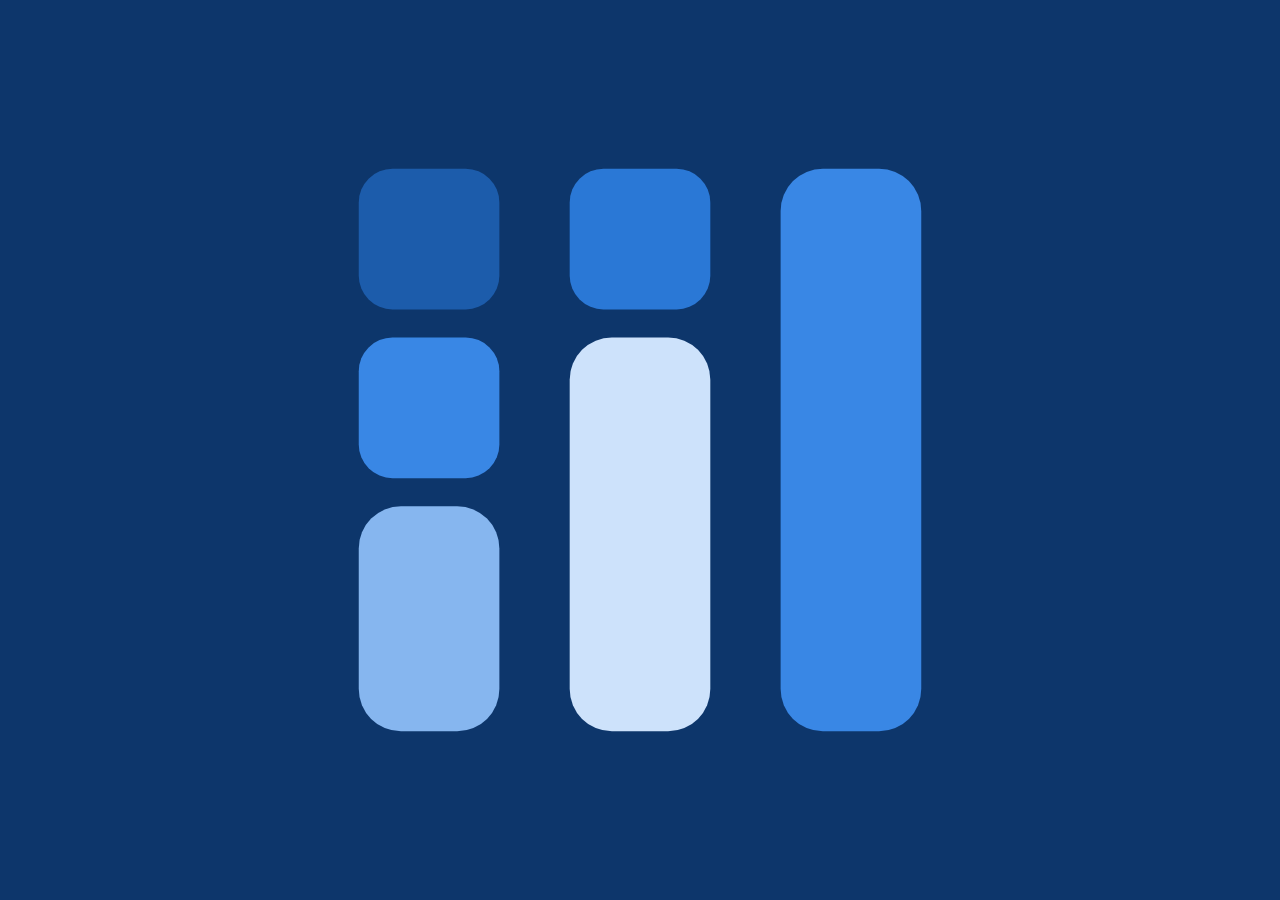
<file: tools/brand/icon.html>
<!doctype html>
<!-- The app icon (site/icon-*.png, apple-touch-icon.png): the mark full-bleed, because
     phones and browsers round or mask the corners themselves. Rendered by build.sh. -->
<html><head><meta charset="utf-8"><style>
html, body { margin: 0; width: 100vw; height: 100vh; background: #0d366b; overflow: hidden; }
svg { display: block; width: 100vw; height: 100vh; } /* fills the window: build.sh sets the size */
</style></head><body>
<svg viewBox="0 0 32 32"><rect width="32" height="32" fill="#0d366b"/>
<rect x="6" y="6" width="5" height="5" rx="1.2" fill="#1c5cab"/><rect x="6" y="12" width="5" height="5" rx="1.2" fill="#3987e5"/><rect x="13.5" y="6" width="5" height="5" rx="1.2" fill="#2a78d6"/>
<rect x="6" y="18" width="5" height="8" rx="1.5" fill="#86b6ef"/><rect x="13.5" y="12" width="5" height="14" rx="1.5" fill="#cde2fb"/><rect x="21" y="6" width="5" height="20" rx="1.5" fill="#3987e5"/>
</svg></body></html>
</file>
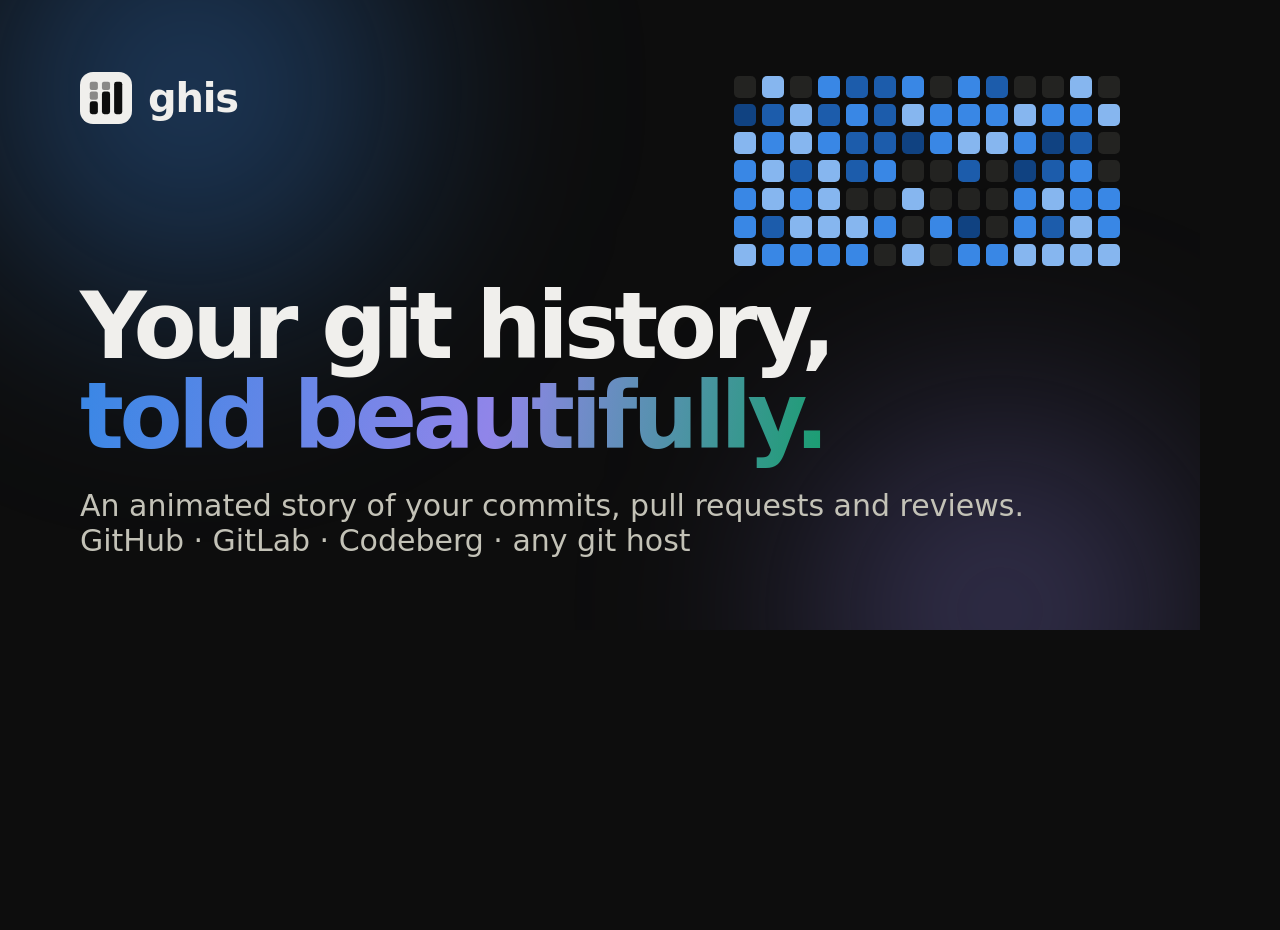
<file: tools/brand/og.html>
<!doctype html>
<!-- The link-preview image (site/og.png, 1200 x 630). Rendered by build.sh. -->
<html><head><meta charset="utf-8"><style>
html, body { margin: 0; width: 1200px; height: 630px; overflow: hidden; }
body { background: #0d0d0d; color: #f0efec; font-family: system-ui, -apple-system, 'Segoe UI', Roboto, sans-serif; position: relative; }
.glow { position: absolute; border-radius: 50%; filter: blur(90px); }
.g1 { width: 700px; height: 700px; left: -160px; top: -260px; background: radial-gradient(circle, rgba(57,135,229,.45), transparent 65%); }
.g2 { width: 640px; height: 640px; right: -120px; bottom: -300px; background: radial-gradient(circle, rgba(144,133,233,.38), transparent 65%); }
.wrap { position: absolute; inset: 0; padding: 72px 80px; display: flex; flex-direction: column; }
.brand { display: flex; align-items: center; gap: 16px; font-size: 40px; font-weight: 800; letter-spacing: -0.03em; }
.brand svg { width: 52px; height: 52px; }
h1 { margin: auto 0 0; font-size: 92px; line-height: 0.98; letter-spacing: -0.05em; font-weight: 850; }
h1 em { font-style: normal; background: linear-gradient(100deg, #3987e5, #9085e9 55%, #199e70); -webkit-background-clip: text; background-clip: text; color: transparent; }
p { margin: 26px 0 0; font-size: 30px; color: #c3c2b7; }
.grid { position: absolute; right: 80px; top: 76px; display: grid; grid-template-columns: repeat(14, 22px); gap: 6px; }
.grid i { width: 22px; height: 22px; border-radius: 5px; background: #232321; }
.l1 { background: #104281 !important; } .l2 { background: #1c5cab !important; } .l3 { background: #3987e5 !important; } .l4 { background: #86b6ef !important; }
</style></head><body>
<div class="glow g1"></div><div class="glow g2"></div>
<div class="grid" id="grid"></div>
<div class="wrap">
	<div class="brand"><svg viewBox="0 0 32 32"><rect width="32" height="32" rx="8" fill="#f0efec"/><g fill="#0d0d0d"><g fill-opacity="0.45"><rect x="6" y="6" width="5" height="5" rx="1.2"/><rect x="6" y="12" width="5" height="5" rx="1.2"/><rect x="13.5" y="6" width="5" height="5" rx="1.2"/></g><rect x="6" y="18" width="5" height="8" rx="1.5"/><rect x="13.5" y="12" width="5" height="14" rx="1.5"/><rect x="21" y="6" width="5" height="20" rx="1.5"/></g></svg>ghis</div>
	<h1>Your git history,<br><em>told beautifully.</em></h1>
	<p>An animated story of your commits, pull requests and reviews.<br>GitHub · GitLab · Codeberg · any git host</p>
</div>
<script>
	let html = '';
	for (let i = 0; i < 98; i++) {
		const v = (Math.sin(i * 12.9898) * 43758.5453) % 1;
		const level = Math.abs(v) < 0.18 ? 0 : Math.ceil(Math.abs(v) * 4);
		html += `<i class="l${level}"></i>`;
	}
	document.getElementById('grid').innerHTML = html;
</script>
</body></html>
</file>
